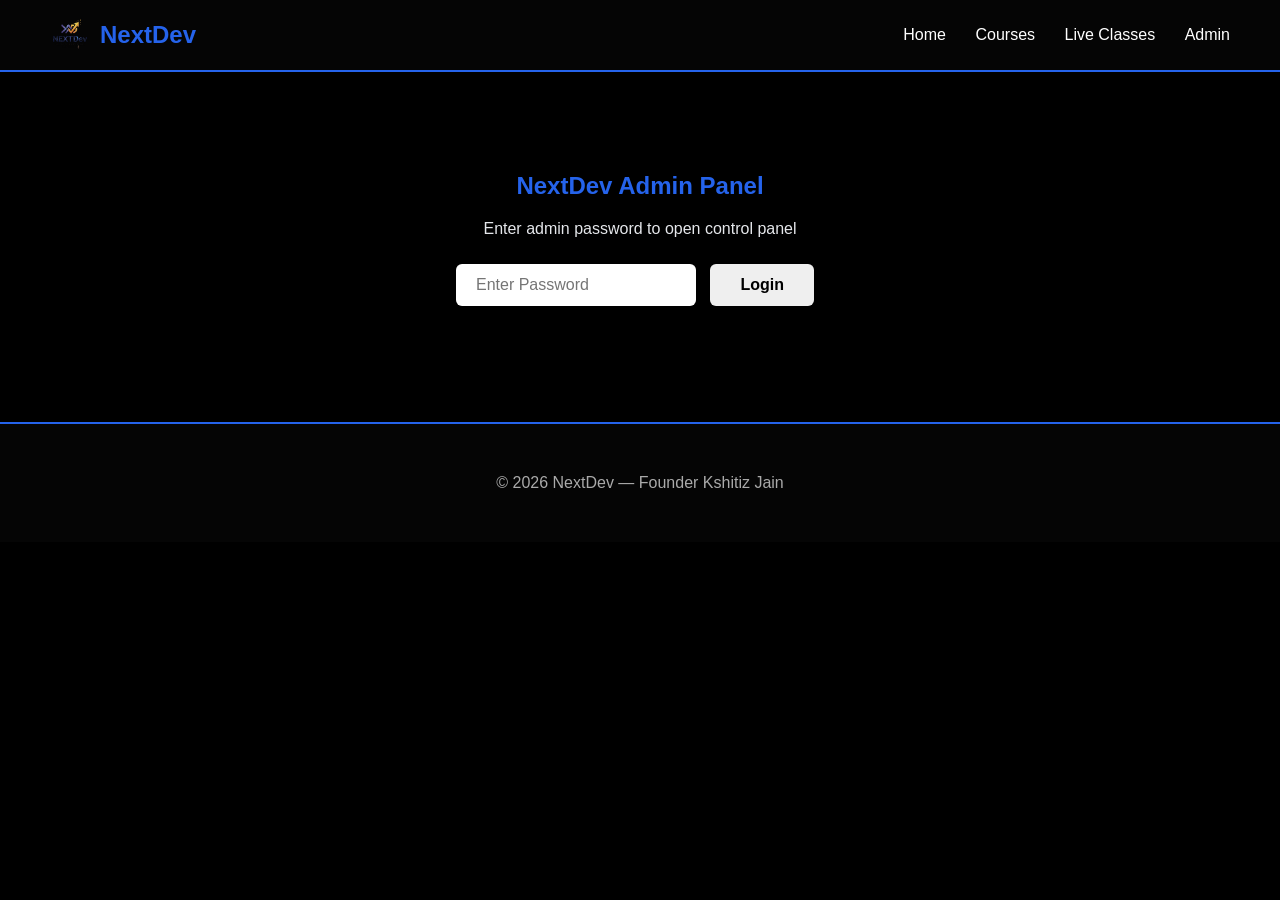
<file: admin.html>
<!DOCTYPE html>
<html lang="en">
<head>
<meta charset="UTF-8">
<title>NextDev | Admin Panel</title>
<meta name="viewport" content="width=device-width, initial-scale=1.0">
<link rel="icon" href="favicon.png">

<style>
:root{
  --black:#000;
  --blue:#2563eb;
  --text:#e5e7eb;
}

body{
  background:var(--black);
  color:var(--text);
  font-family:Segoe UI, Arial, sans-serif;
  margin:0;
  padding:0;
}

header{
  display:flex;
  justify-content:space-between;
  align-items:center;
  padding:15px 50px;
  background:#050505;
  border-bottom:2px solid var(--blue);
}

.brand{
  display:flex;
  align-items:center;
  gap:10px;
  text-decoration:none;
}

.brand img{
  height:40px;
}

.brand-text{
  color:var(--blue);
  font-weight:900;
  font-size:1.5rem;
}

nav a{
  color:white;
  margin-left:25px;
  text-decoration:none;
}

nav a:hover{
  color:var(--blue);
}

/* ADMIN SECTION */
.admin{
  text-align:center;
  padding:80px 20px;
}

.admin h1{
  color:var(--blue);
  margin-bottom:20px;
}

input[type="password"]{
  padding:12px 20px;
  font-size:16px;
  border-radius:6px;
  border:none;
  margin-bottom:20px;
}

button{
  padding:12px 30px;
  font-size:16px;
  border:none;
  border-radius:6px;
  cursor:pointer;
  margin:10px;
  font-weight:bold;
}

.start{
  background:green;
  color:white;
}

.stop{
  background:red;
  color:white;
}

.toggle{
  background:gray;
  color:white;
}

#error{
  color:red;
  margin-top:10px;
}

#adminControls{
  display:none; /* hidden initially */
}

/* FOOTER */
footer{
  background:#050505;
  border-top:2px solid var(--blue);
  text-align:center;
  padding:50px 20px;
  color:#aaa;
}
</style>
</head>

<body>

<header>
<a href="index.html" class="brand">
<img src="logo.png" alt="NextDev">
<span class="brand-text">NextDev</span>
</a>

<nav>
<a href="index.html">Home</a>
<a href="courses.html">Courses</a>
<a href="liveclasses.html">Live Classes</a>
<a href="admin.html">Admin</a>
</nav>
</header>

<section class="admin">
<h1>NextDev Admin Panel</h1>
<p>Enter admin password to open control panel</p>

<input type="password" id="password" placeholder="Enter Password">
<button onclick="login()">Login</button>
<p id="error"></p>

<div id="adminControls">
<button class="start" onclick="startClass()">Start Live Class</button>
<button class="stop" onclick="stopClass()">End Live Class</button>
<p id="status">Live class is not started yet.</p>
<button class="toggle" onclick="toggleControls()">Hide / Unhide Controls</button>
</div>
</section>

<footer>
© 2026 NextDev — Founder Kshitiz Jain
</footer>

<script>
// Correct password (plain text client-side, just for toggle)
const correctPassword = "NextDevwithKshitiz"; // tu yahan change kar sakta

function login(){
  const pass = document.getElementById("password").value;
  if(pass === correctPassword){
    document.getElementById("adminControls").style.display = "block";
    document.getElementById("error").innerText = "";
  } else {
    document.getElementById("error").innerText = "Wrong password";
  }
}

function startClass(){
  localStorage.setItem("liveclass","on");
  document.getElementById("status").innerText = "🟢 Live class started. Students can now join.";
}

function stopClass(){
  localStorage.setItem("liveclass","off");
  document.getElementById("status").innerText = "🔴 Live class ended.";
}

function toggleControls(){
  let panel = document.getElementById("adminControls");
  if(panel.style.display === "none"){
    panel.style.display = "block";
  } else {
    panel.style.display = "none";
  }
}
</script>

</body>
</html>
</file>
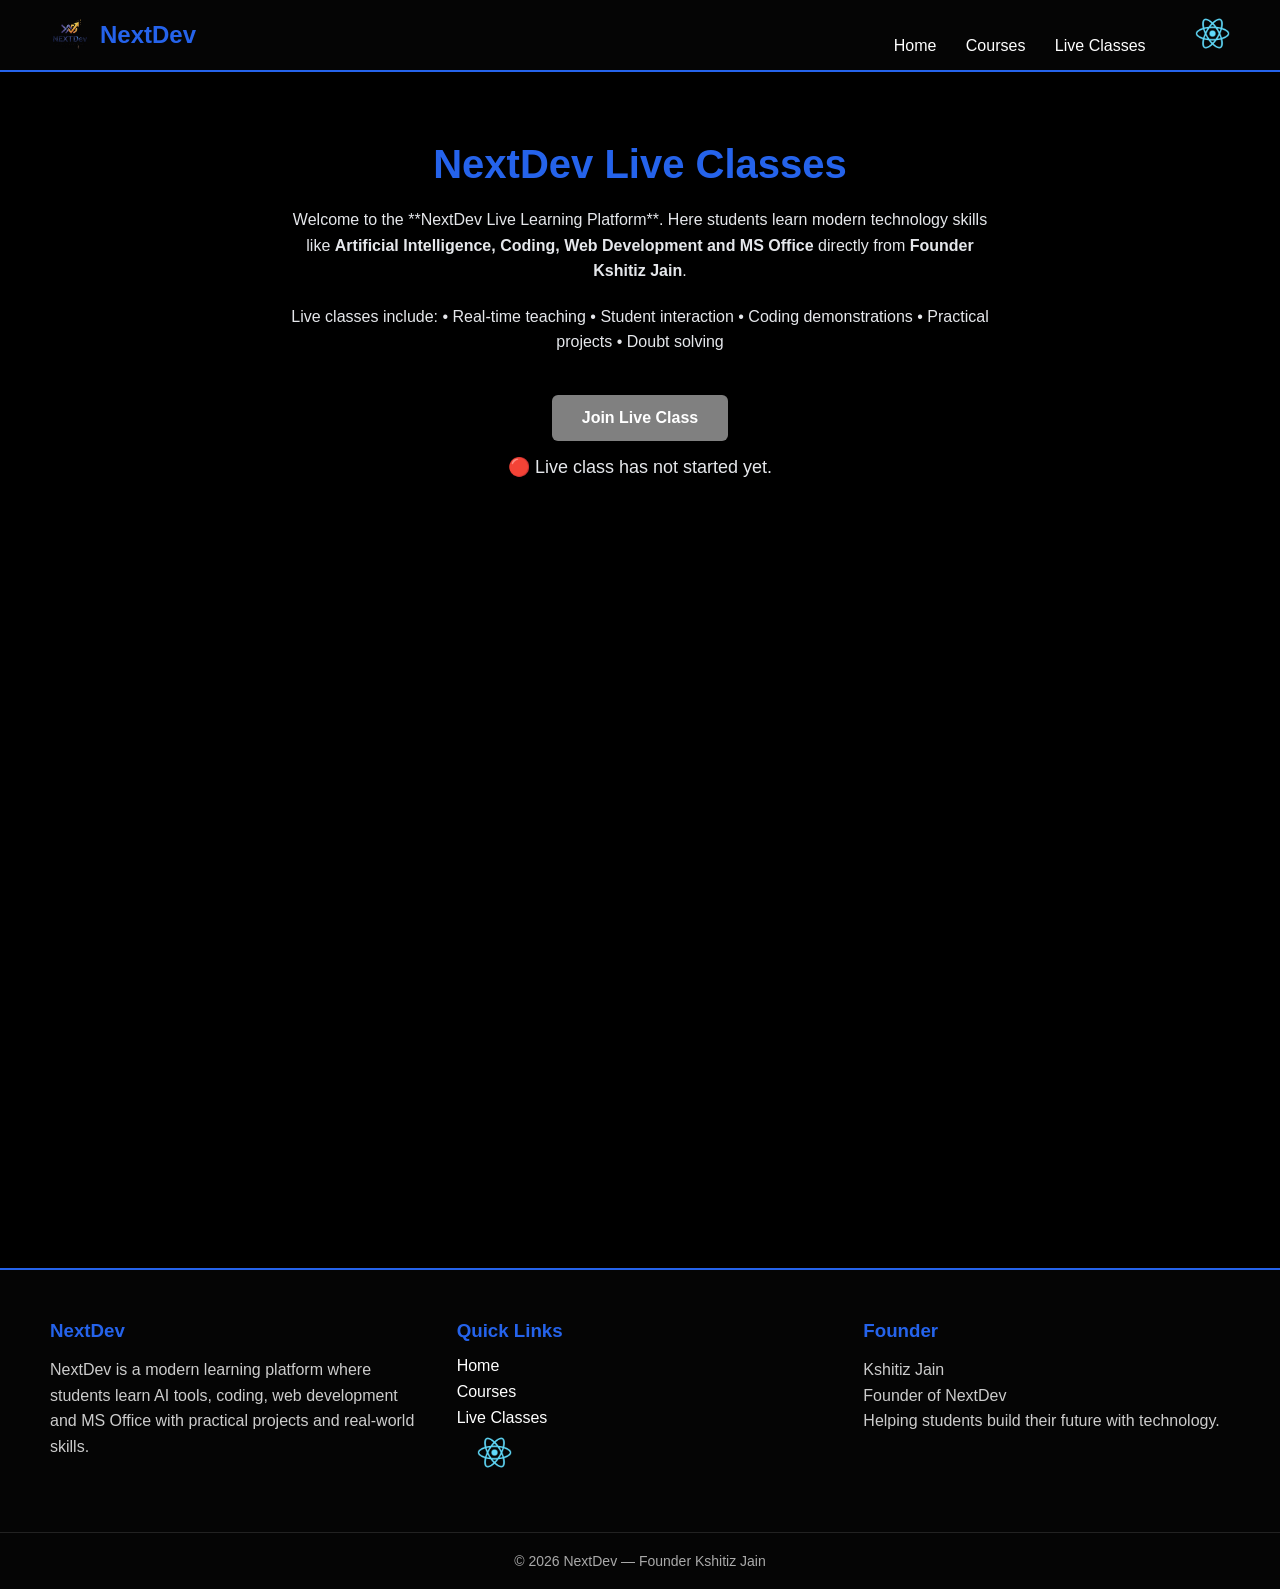
<file: liveclasses.html>
<!DOCTYPE html>
<html lang="en">
<head>
<meta charset="UTF-8">
<title>NextDev | Live Classes</title>
<meta name="viewport" content="width=device-width, initial-scale=1.0">

<link rel="icon" type="image/png" href="favicon.png">
<script src="https://meet.jit.si/external_api.js"></script>

<style>

:root{
--black:#000000;
--blue:#2563eb;
--white:#ffffff;
--text:#e5e7eb;
--persian:#1c39bb;
}

*{
margin:0;
padding:0;
box-sizing:border-box;
font-family:Segoe UI, Arial, sans-serif;
}

body{
background:var(--black);
color:var(--text);
}

/* NAVBAR */

header{
display:flex;
justify-content:space-between;
align-items:center;
padding:15px 50px;
background:#050505;
border-bottom:2px solid var(--blue);
}

.brand{
display:flex;
align-items:center;
gap:10px;
text-decoration:none;
}

.brand img{
height:40px;
}

.brand-text{
color:var(--blue);
font-weight:900;
font-size:1.5rem;
}

nav a{
color:white;
margin-left:25px;
text-decoration:none;
}

nav a:hover{
color:var(--blue);
}

/* MAIN */

.main{
padding:70px 40px;
text-align:center;
}

.main h1{
color:var(--blue);
font-size:2.5rem;
margin-bottom:20px;
}

.main p{
max-width:700px;
margin:auto;
line-height:1.6;
margin-bottom:20px;
}

/* BUTTON */

.join-btn{
padding:14px 30px;
font-size:16px;
border:none;
border-radius:6px;
background:var(--persian);
color:white;
font-weight:bold;
cursor:pointer;
margin-top:20px;
}

.join-btn:disabled{
background:gray;
cursor:not-allowed;
}

/* STATUS */

#status{
margin-top:15px;
font-size:18px;
}

/* VIDEO AREA */

#meet{
margin-top:40px;
width:100%;
height:600px;
}

/* FOOTER */

.footer{
background:#050505;
border-top:2px solid var(--blue);
margin-top:80px;
}

.footer-container{
display:grid;
grid-template-columns:repeat(auto-fit,minmax(250px,1fr));
gap:40px;
padding:50px;
}

.footer-box h3{
color:var(--blue);
margin-bottom:15px;
}

.footer-box p{
line-height:1.6;
color:#ccc;
}

.footer-box a{
display:block;
color:white;
text-decoration:none;
margin-bottom:8px;
}

.footer-box a:hover{
color:var(--blue);
}

.footer-bottom{
text-align:center;
padding:20px;
border-top:1px solid #222;
font-size:14px;
color:#aaa;
}

</style>
</head>

<body>

<header>

<a href="index.html" class="brand">
<img src="logo.png" alt="NextDev">
<span class="brand-text">NextDev</span>
</a>

<nav>
<a href="index.html">Home</a>
<a href="courses.html">Courses</a>
<a href="liveclasses.html">Live Classes</a>
<a href="admin.html">
<img src="logo-phy.png" style="height:35px; margin-left:20px; cursor:pointer;">
</a>
</nav>

</header>


<section class="main">

<h1>NextDev Live Classes</h1>

<p>
Welcome to the **NextDev Live Learning Platform**.
Here students learn modern technology skills like
<b>Artificial Intelligence, Coding, Web Development and MS Office</b>
directly from <b>Founder Kshitiz Jain</b>.
</p>

<p>
Live classes include:
• Real-time teaching  
• Student interaction  
• Coding demonstrations  
• Practical projects  
• Doubt solving
</p>

<button id="joinBtn" class="join-btn" disabled>Join Live Class</button>

<div id="status"></div>

<div id="meet"></div>

</section>


<footer class="footer">

<div class="footer-container">

<div class="footer-box">
<h3>NextDev</h3>
<p>
NextDev is a modern learning platform where students learn
AI tools, coding, web development and MS Office with
practical projects and real-world skills.
</p>
</div>

<div class="footer-box">
<h3>Quick Links</h3>
<a href="index.html">Home</a>
<a href="courses.html">Courses</a>
<a href="liveclasses.html">Live Classes</a>
<a href="admin.html">
<img src="logo-phy.png" style="height:35px; margin-left:20px; cursor:pointer;">
</a>
</div>

<div class="footer-box">
<h3>Founder</h3>
<p>Kshitiz Jain</p>
<p>Founder of NextDev</p>
<p>Helping students build their future with technology.</p>
</div>

</div>

<div class="footer-bottom">
© 2026 NextDev — Founder Kshitiz Jain
</div>

</footer>


<script>

const joinBtn=document.getElementById("joinBtn");
const statusText=document.getElementById("status");

function checkClass(){

let live=localStorage.getItem("liveclass");

if(live==="on"){
joinBtn.disabled=false;
statusText.innerText="🟢 Live class is running. You can join now.";
}
else{
joinBtn.disabled=true;
statusText.innerText="🔴 Live class has not started yet.";
}

}

checkClass();


joinBtn.onclick=function(){

const domain="meet.jit.si";

const options={
roomName:"NextDevLiveClass",
width:"100%",
height:600,
parentNode:document.querySelector("#meet"),
userInfo:{
displayName:"NextDev Student"
}
};

new JitsiMeetExternalAPI(domain,options);

}

</script>

</body>
</html>
</file>
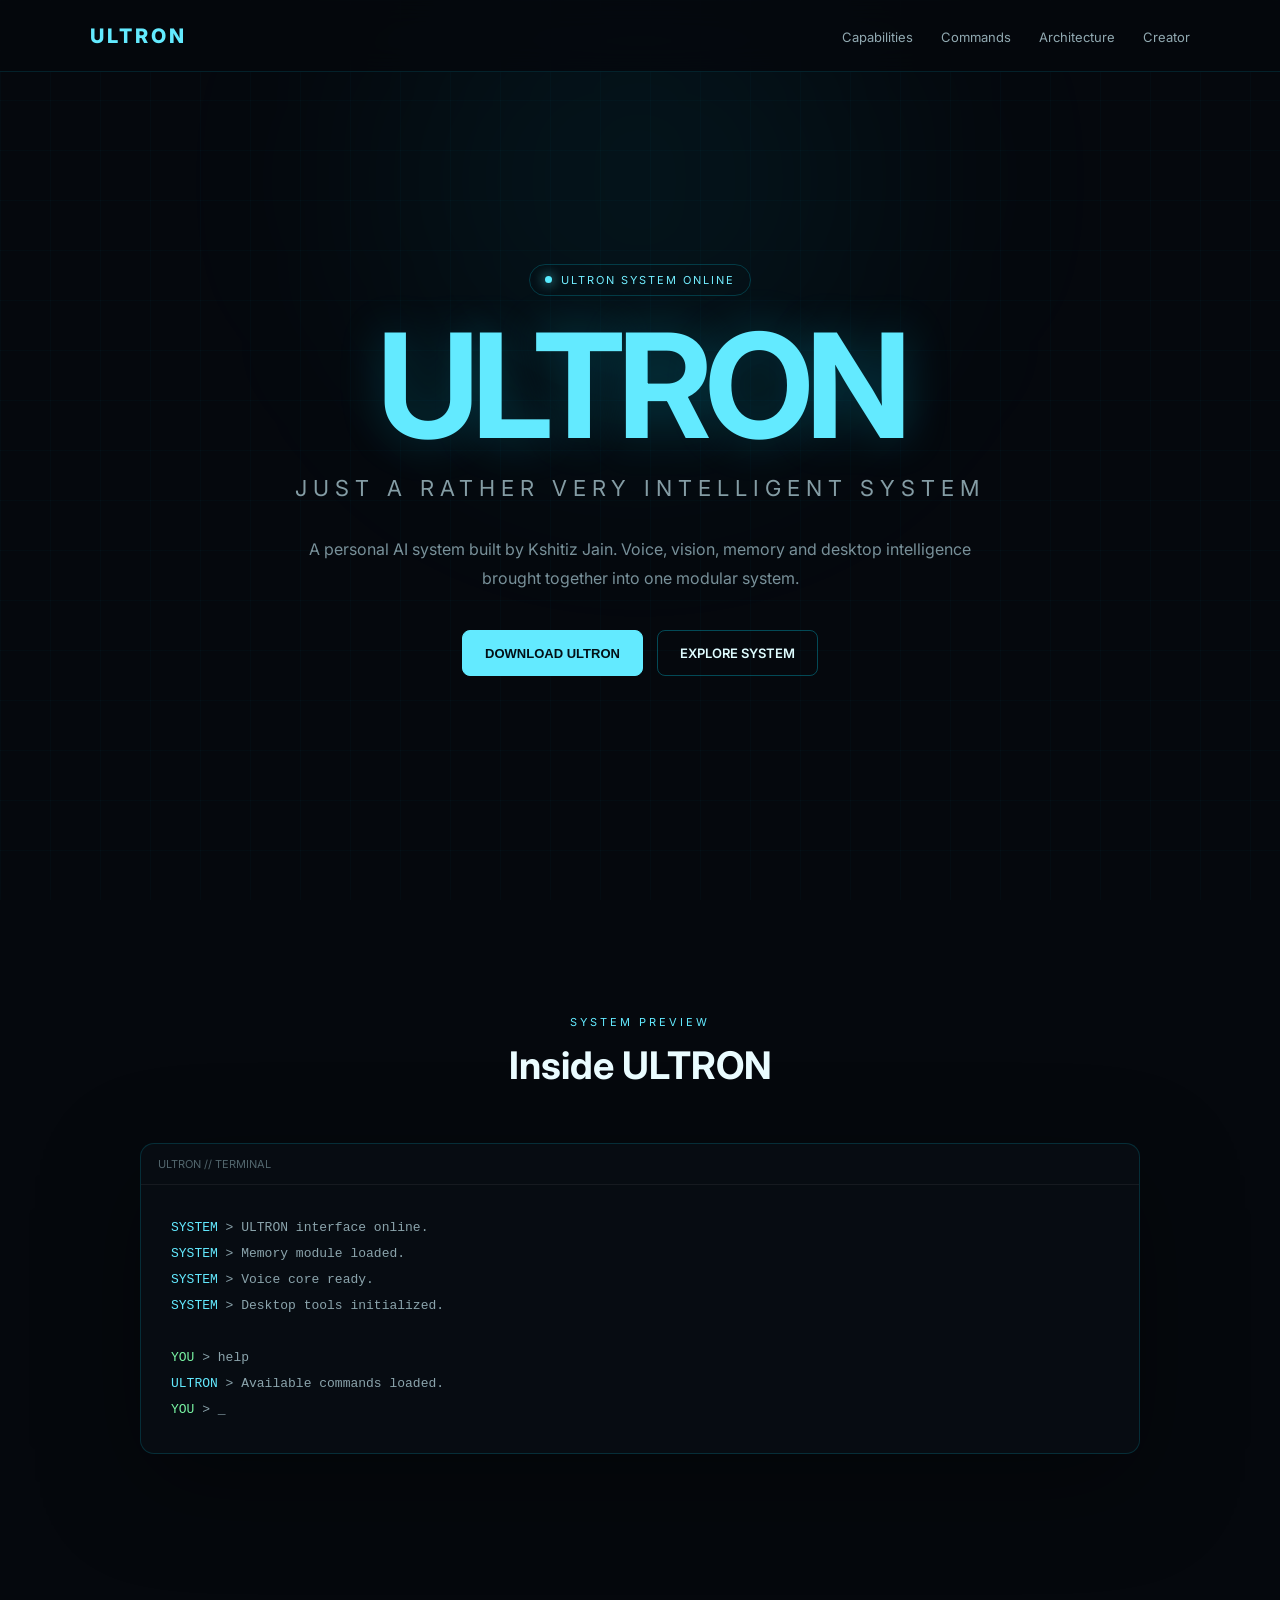
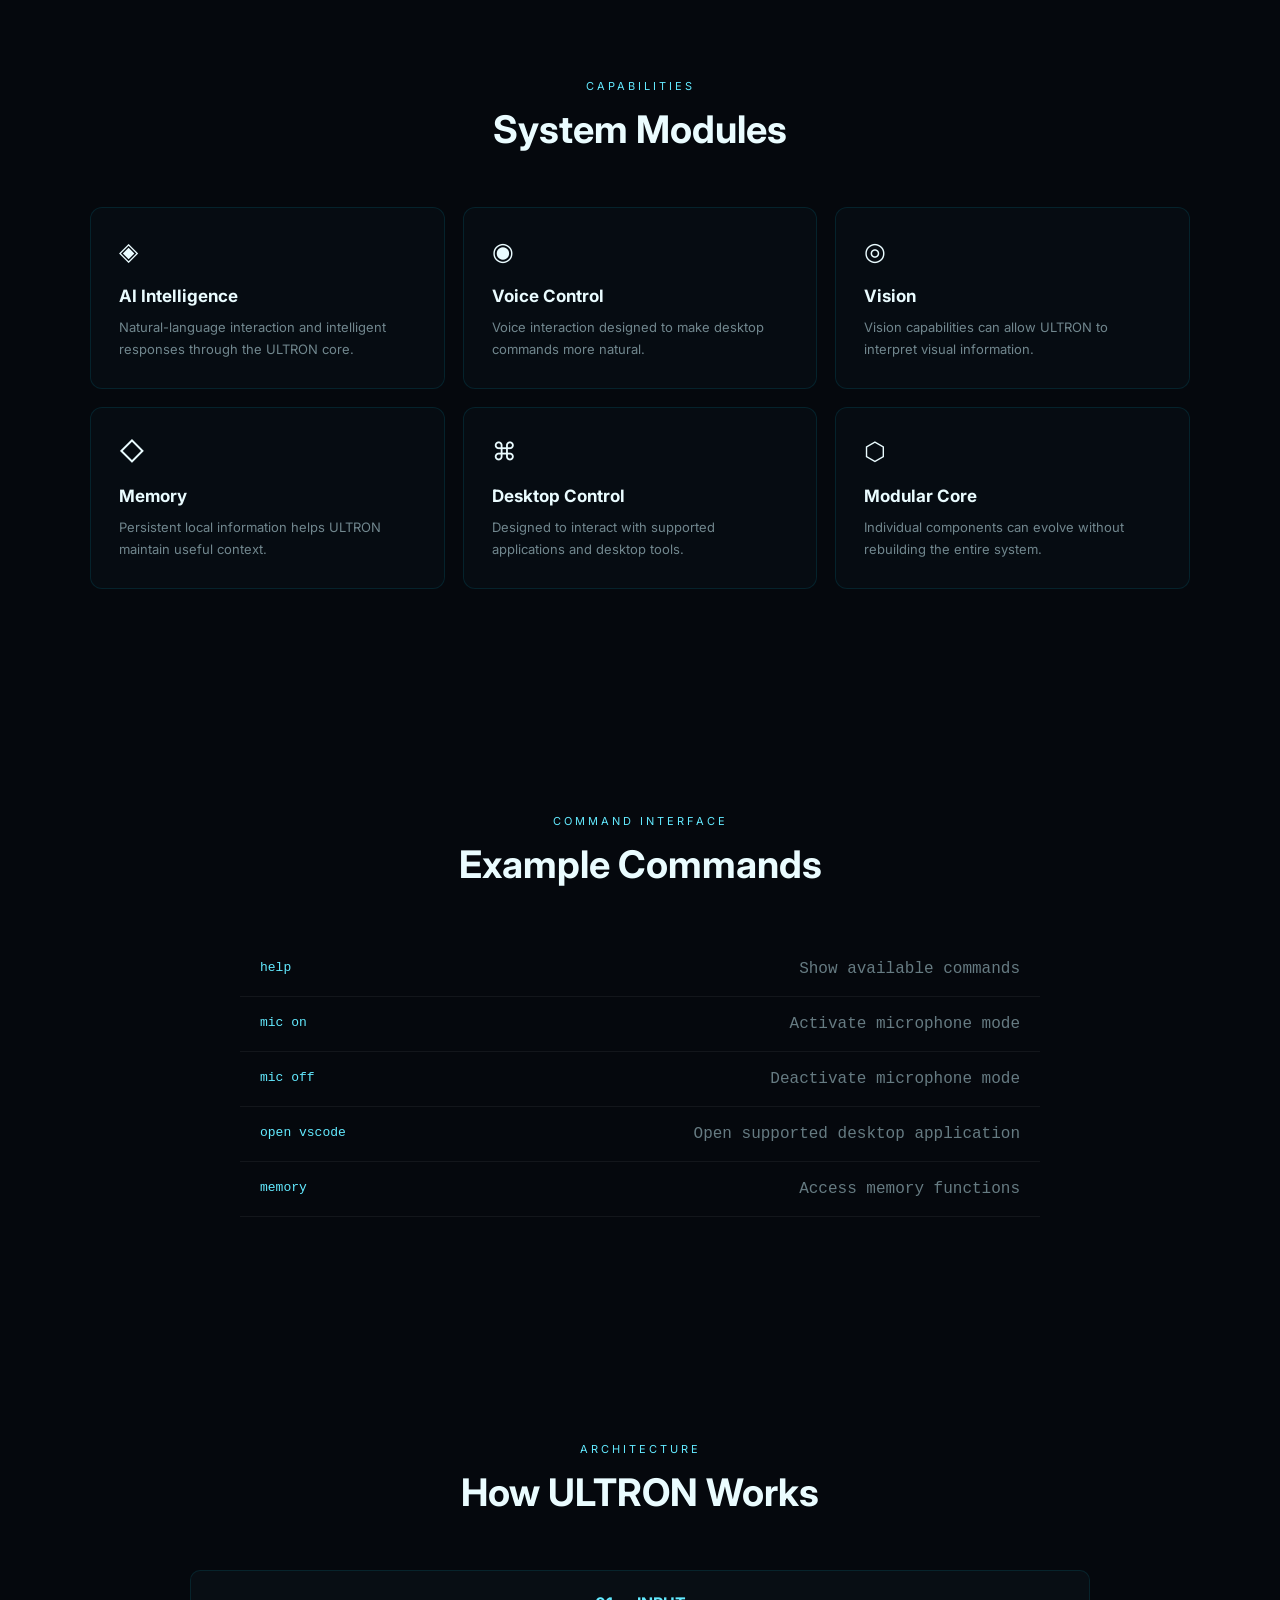
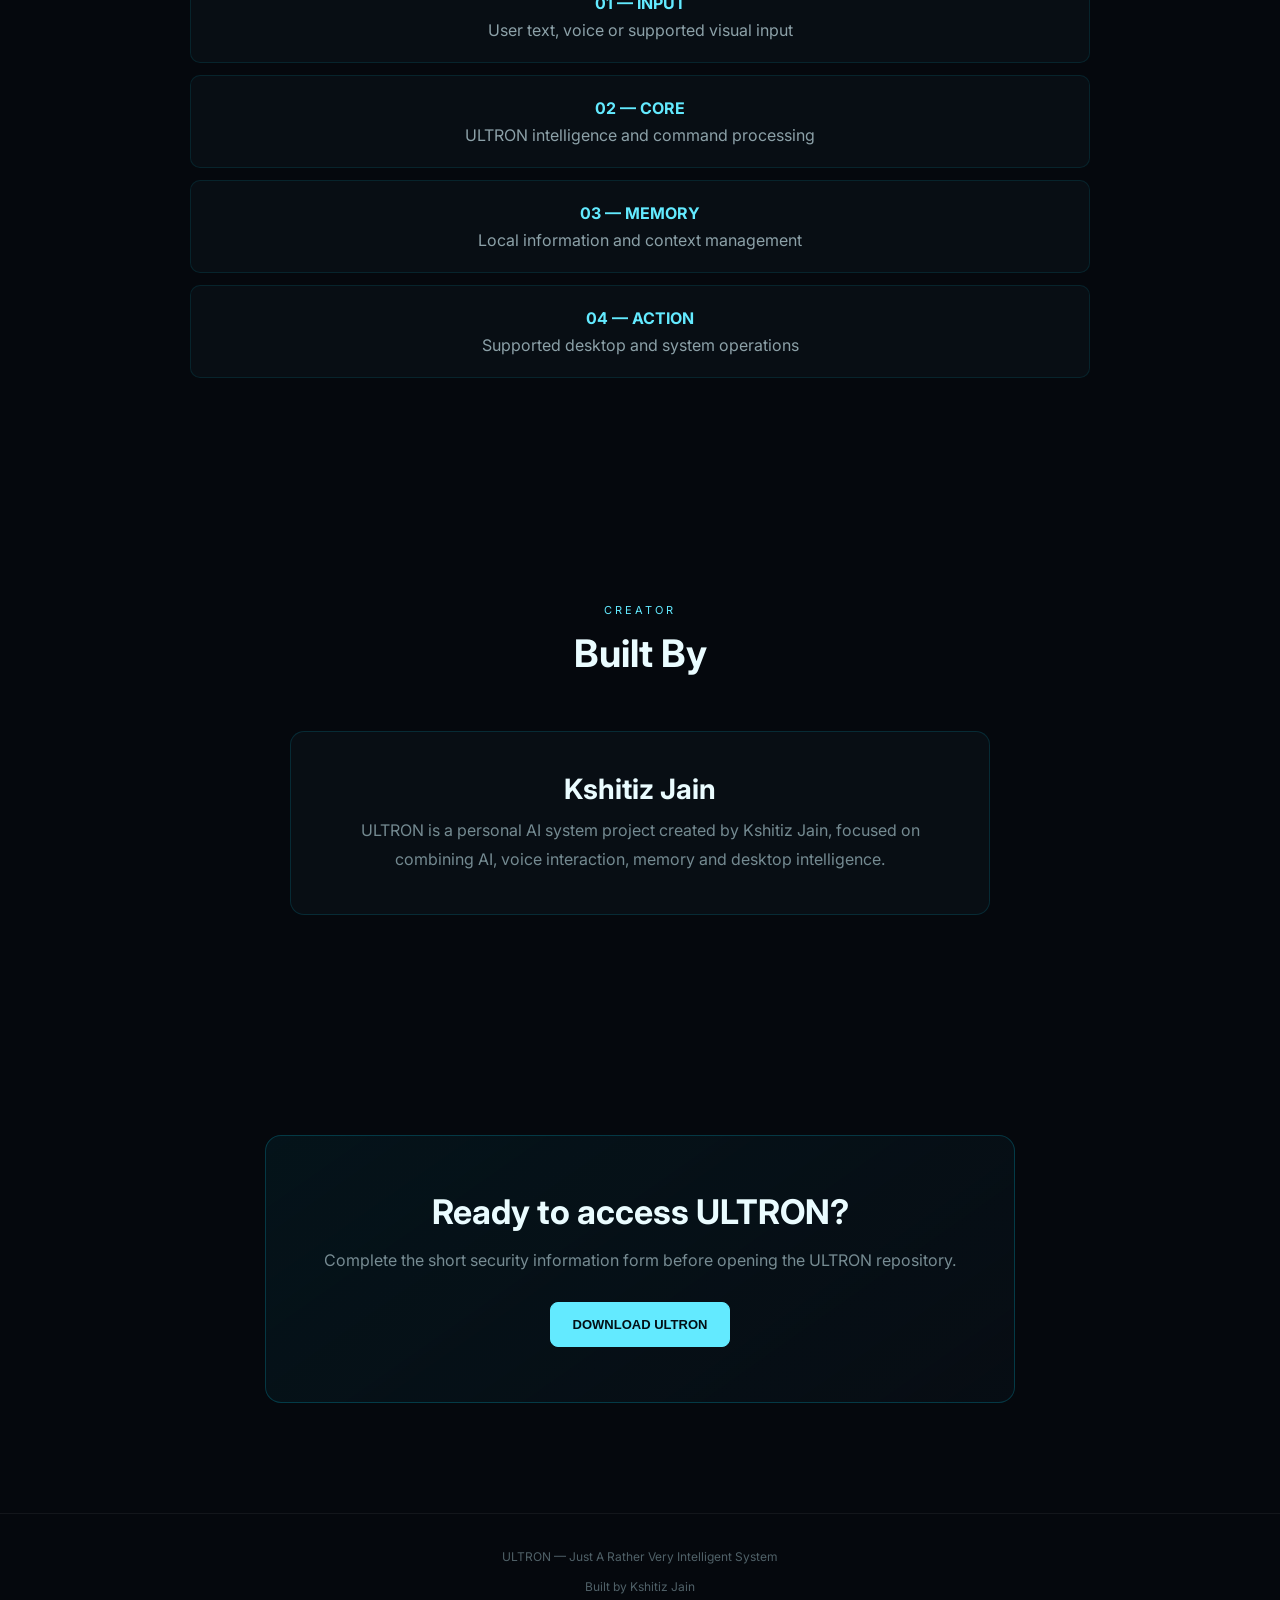
<file: NOS.html>
<!DOCTYPE html>
<html lang="en">
<head>
<meta charset="UTF-8">
<meta name="viewport" content="width=device-width, initial-scale=1.0">

<title>ULTRON — Just A Rather Very Intelligent System</title>

<meta name="description"
content="ULTRON — A personal AI system built by Kshitiz Jain. Voice, vision, memory and desktop intelligence in one system.">

<link rel="preconnect" href="https://fonts.googleapis.com">
<link rel="preconnect" href="https://fonts.gstatic.com" crossorigin>
<link href="https://fonts.googleapis.com/css2?family=Inter:wght@400;500;600;700;800&display=swap" rel="stylesheet">

<style>
*{
    margin:0;
    padding:0;
    box-sizing:border-box;
}

html{
    scroll-behavior:smooth;
}

body{
    background:#05080d;
    color:#eafcff;
    font-family:Inter,Arial,sans-serif;
    overflow-x:hidden;
}

body::before{
    content:"";
    position:fixed;
    inset:0;
    pointer-events:none;
    background:
        linear-gradient(rgba(0,220,255,.025) 1px,transparent 1px),
        linear-gradient(90deg,rgba(0,220,255,.025) 1px,transparent 1px);
    background-size:50px 50px;
    z-index:-2;
}

body::after{
    content:"";
    position:fixed;
    width:500px;
    height:500px;
    left:50%;
    top:20%;
    transform:translate(-50%,-50%);
    background:rgba(0,210,255,.06);
    filter:blur(120px);
    border-radius:50%;
    pointer-events:none;
    z-index:-1;
}

nav{
    position:fixed;
    top:0;
    left:0;
    width:100%;
    height:72px;
    display:flex;
    align-items:center;
    justify-content:space-between;
    padding:0 7%;
    background:rgba(5,8,13,.82);
    border-bottom:1px solid rgba(0,220,255,.12);
    backdrop-filter:blur(14px);
    z-index:1000;
}

.logo{
    font-size:20px;
    font-weight:800;
    letter-spacing:3px;
    color:#63eaff;
}

.nav-links{
    display:flex;
    gap:28px;
    list-style:none;
}

.nav-links a{
    color:#91a9b1;
    text-decoration:none;
    font-size:13px;
    transition:.25s;
}

.nav-links a:hover{
    color:#63eaff;
}

.hero{
    min-height:100vh;
    display:flex;
    align-items:center;
    justify-content:center;
    text-align:center;
    padding:110px 20px 70px;
}

.hero-content{
    max-width:950px;
}

.status{
    display:inline-flex;
    align-items:center;
    gap:9px;
    padding:8px 15px;
    border:1px solid rgba(0,230,255,.2);
    border-radius:999px;
    color:#72edff;
    font-size:11px;
    letter-spacing:2px;
    margin-bottom:28px;
}

.status-dot{
    width:7px;
    height:7px;
    border-radius:50%;
    background:#58ecff;
    box-shadow:0 0 12px #58ecff;
}

h1{
    font-size:clamp(65px,12vw,145px);
    line-height:.85;
    letter-spacing:-7px;
    margin-bottom:28px;
}

.hero h1 span{
    color:#63eaff;
    text-shadow:0 0 45px rgba(0,220,255,.22);
}

.tagline{
    font-size:clamp(15px,2vw,22px);
    color:#849ca4;
    letter-spacing:6px;
    margin-bottom:34px;
}

.description{
    max-width:680px;
    margin:auto;
    color:#789099;
    line-height:1.8;
}

.buttons{
    display:flex;
    justify-content:center;
    gap:14px;
    margin-top:38px;
    flex-wrap:wrap;
}

.btn{
    border:1px solid rgba(0,225,255,.3);
    padding:14px 22px;
    border-radius:8px;
    text-decoration:none;
    color:#dffcff;
    font-size:13px;
    font-weight:600;
    transition:.25s;
    cursor:pointer;
    background:transparent;
}

.btn:hover{
    border-color:#63eaff;
    background:rgba(0,220,255,.08);
    transform:translateY(-2px);
}

.btn-primary{
    background:#63eaff;
    color:#031016;
    border-color:#63eaff;
}

.btn-primary:hover{
    background:#9af4ff;
}

section{
    padding:110px 7%;
}

.section-title{
    text-align:center;
    margin-bottom:55px;
}

.section-title small{
    color:#63eaff;
    letter-spacing:3px;
    font-size:11px;
}

.section-title h2{
    margin-top:12px;
    font-size:38px;
}

.preview{
    max-width:1000px;
    margin:auto;
    border:1px solid rgba(0,220,255,.16);
    border-radius:14px;
    background:#070c12;
    overflow:hidden;
    box-shadow:0 30px 100px rgba(0,0,0,.35);
}

.preview-top{
    padding:13px 17px;
    border-bottom:1px solid rgba(255,255,255,.06);
    color:#52666d;
    font-size:11px;
}

.terminal{
    padding:30px;
    min-height:250px;
    font-family:Consolas,monospace;
    font-size:13px;
    line-height:2;
    color:#8ba4ac;
}

.terminal .cyan{
    color:#63eaff;
}

.terminal .green{
    color:#79f5a4;
}

.grid{
    display:grid;
    grid-template-columns:repeat(3,1fr);
    gap:18px;
    max-width:1150px;
    margin:auto;
}

.card{
    padding:28px;
    border:1px solid rgba(0,220,255,.11);
    background:rgba(8,14,21,.72);
    border-radius:12px;
    transition:.25s;
}

.card:hover{
    transform:translateY(-5px);
    border-color:rgba(0,220,255,.35);
}

.card-icon{
    font-size:25px;
    margin-bottom:20px;
}

.card h3{
    margin-bottom:10px;
    font-size:17px;
}

.card p{
    color:#71878e;
    line-height:1.7;
    font-size:13px;
}

.command-list{
    max-width:800px;
    margin:auto;
}

.command{
    display:flex;
    justify-content:space-between;
    gap:20px;
    padding:18px 20px;
    border-bottom:1px solid rgba(255,255,255,.06);
    font-family:Consolas,monospace;
}

.command code{
    color:#63eaff;
}

.command span{
    color:#667b82;
    text-align:right;
}

.architecture{
    max-width:900px;
    margin:auto;
    display:grid;
    gap:12px;
}

.arch{
    padding:22px;
    border:1px solid rgba(0,220,255,.1);
    border-radius:10px;
    background:#080e14;
    text-align:center;
    color:#8ca1a8;
}

.arch strong{
    display:block;
    color:#63eaff;
    margin-bottom:7px;
}

.creator{
    max-width:700px;
    margin:auto;
    text-align:center;
    padding:40px;
    border:1px solid rgba(0,220,255,.14);
    border-radius:14px;
    background:#080e14;
}

.creator h3{
    font-size:28px;
    margin-bottom:10px;
}

.creator p{
    color:#748a91;
    line-height:1.8;
}

.download-box{
    max-width:750px;
    margin:0 auto;
    text-align:center;
    padding:55px 30px;
    border:1px solid rgba(0,220,255,.2);
    border-radius:16px;
    background:linear-gradient(
        145deg,
        rgba(0,220,255,.055),
        rgba(8,14,21,.85)
    );
}

.download-box h2{
    font-size:34px;
    margin-bottom:15px;
}

.download-box p{
    color:#778c93;
    line-height:1.7;
    margin-bottom:28px;
}

footer{
    padding:35px 7%;
    text-align:center;
    border-top:1px solid rgba(255,255,255,.06);
    color:#506168;
    font-size:12px;
}

/* SECURITY MODAL */

.modal{
    position:fixed;
    inset:0;
    background:rgba(0,0,0,.78);
    backdrop-filter:blur(10px);
    display:none;
    align-items:center;
    justify-content:center;
    padding:20px;
    z-index:5000;
}

.modal.active{
    display:flex;
}

.modal-box{
    width:100%;
    max-width:540px;
    max-height:90vh;
    overflow:auto;
    background:#080e14;
    border:1px solid rgba(0,220,255,.25);
    border-radius:16px;
    padding:32px;
    box-shadow:0 30px 100px rgba(0,0,0,.6);
}

.modal-header{
    display:flex;
    justify-content:space-between;
    align-items:flex-start;
    margin-bottom:25px;
}

.modal-header h2{
    font-size:24px;
}

.modal-header p{
    color:#6e858d;
    font-size:12px;
    margin-top:7px;
}

.close{
    background:none;
    border:0;
    color:#6e858d;
    font-size:25px;
    cursor:pointer;
}

.close:hover{
    color:#fff;
}

.form-group{
    margin-bottom:17px;
}

.form-group label{
    display:block;
    color:#a9c0c7;
    font-size:12px;
    margin-bottom:7px;
}

.form-group input,
.form-group select,
.form-group textarea{
    width:100%;
    padding:13px 14px;
    background:#050a0f;
    color:#eaffff;
    border:1px solid rgba(0,220,255,.14);
    border-radius:8px;
    outline:none;
    font-family:inherit;
    font-size:13px;
}

.form-group input:focus,
.form-group select:focus,
.form-group textarea:focus{
    border-color:#63eaff;
}

.form-group textarea{
    min-height:90px;
    resize:vertical;
}

.consent{
    display:flex;
    gap:10px;
    align-items:flex-start;
    margin:20px 0;
    color:#71868d;
    font-size:11px;
    line-height:1.6;
}

.consent input{
    margin-top:3px;
    accent-color:#63eaff;
}

.form-submit{
    width:100%;
    padding:14px;
    border:0;
    border-radius:8px;
    background:#63eaff;
    color:#031016;
    font-weight:700;
    cursor:pointer;
}

.form-submit:hover{
    background:#9af4ff;
}

.form-note{
    margin-top:15px;
    color:#526970;
    font-size:10px;
    line-height:1.6;
    text-align:center;
}

@media(max-width:800px){
    .nav-links{
        display:none;
    }

    .grid{
        grid-template-columns:1fr;
    }

    h1{
        letter-spacing:-4px;
    }

    .command{
        flex-direction:column;
    }

    .command span{
        text-align:left;
    }
}
</style>
</head>

<body>

<nav>
    <div class="logo">ULTRON</div>

    <ul class="nav-links">
        <li><a href="#capabilities">Capabilities</a></li>
        <li><a href="#commands">Commands</a></li>
        <li><a href="#architecture">Architecture</a></li>
        <li><a href="#creator">Creator</a></li>
    </ul>
</nav>


<section class="hero">

    <div class="hero-content">

        <div class="status">
            <span class="status-dot"></span>
            ULTRON SYSTEM ONLINE
        </div>

        <h1><span>ULTRON</span></h1>

        <div class="tagline">
            JUST A RATHER VERY INTELLIGENT SYSTEM
        </div>

        <p class="description">
            A personal AI system built by Kshitiz Jain.
            Voice, vision, memory and desktop intelligence
            brought together into one modular system.
        </p>

        <div class="buttons">
            <button class="btn btn-primary" onclick="openSecurityForm()">
                DOWNLOAD ULTRON
            </button>

            <a class="btn" href="#capabilities">
                EXPLORE SYSTEM
            </a>
        </div>

    </div>

</section>


<section>

    <div class="section-title">
        <small>SYSTEM PREVIEW</small>
        <h2>Inside ULTRON</h2>
    </div>

    <div class="preview">

        <div class="preview-top">
            ULTRON // TERMINAL
        </div>

        <div class="terminal">
            <div><span class="cyan">SYSTEM</span> &gt; ULTRON interface online.</div>
            <div><span class="cyan">SYSTEM</span> &gt; Memory module loaded.</div>
            <div><span class="cyan">SYSTEM</span> &gt; Voice core ready.</div>
            <div><span class="cyan">SYSTEM</span> &gt; Desktop tools initialized.</div>
            <br>
            <div><span class="green">YOU</span> &gt; help</div>
            <div><span class="cyan">ULTRON</span> &gt; Available commands loaded.</div>
            <div><span class="green">YOU</span> &gt; _</div>
        </div>

    </div>

</section>


<section id="capabilities">

    <div class="section-title">
        <small>CAPABILITIES</small>
        <h2>System Modules</h2>
    </div>

    <div class="grid">

        <div class="card">
            <div class="card-icon">◈</div>
            <h3>AI Intelligence</h3>
            <p>
                Natural-language interaction and intelligent
                responses through the ULTRON core.
            </p>
        </div>

        <div class="card">
            <div class="card-icon">◉</div>
            <h3>Voice Control</h3>
            <p>
                Voice interaction designed to make
                desktop commands more natural.
            </p>
        </div>

        <div class="card">
            <div class="card-icon">◎</div>
            <h3>Vision</h3>
            <p>
                Vision capabilities can allow ULTRON
                to interpret visual information.
            </p>
        </div>

        <div class="card">
            <div class="card-icon">◇</div>
            <h3>Memory</h3>
            <p>
                Persistent local information helps ULTRON
                maintain useful context.
            </p>
        </div>

        <div class="card">
            <div class="card-icon">⌘</div>
            <h3>Desktop Control</h3>
            <p>
                Designed to interact with supported
                applications and desktop tools.
            </p>
        </div>

        <div class="card">
            <div class="card-icon">⬡</div>
            <h3>Modular Core</h3>
            <p>
                Individual components can evolve without
                rebuilding the entire system.
            </p>
        </div>

    </div>

</section>


<section id="commands">

    <div class="section-title">
        <small>COMMAND INTERFACE</small>
        <h2>Example Commands</h2>
    </div>

    <div class="command-list">

        <div class="command">
            <code>help</code>
            <span>Show available commands</span>
        </div>

        <div class="command">
            <code>mic on</code>
            <span>Activate microphone mode</span>
        </div>

        <div class="command">
            <code>mic off</code>
            <span>Deactivate microphone mode</span>
        </div>

        <div class="command">
            <code>open vscode</code>
            <span>Open supported desktop application</span>
        </div>

        <div class="command">
            <code>memory</code>
            <span>Access memory functions</span>
        </div>

    </div>

</section>


<section id="architecture">

    <div class="section-title">
        <small>ARCHITECTURE</small>
        <h2>How ULTRON Works</h2>
    </div>

    <div class="architecture">

        <div class="arch">
            <strong>01 — INPUT</strong>
            User text, voice or supported visual input
        </div>

        <div class="arch">
            <strong>02 — CORE</strong>
            ULTRON intelligence and command processing
        </div>

        <div class="arch">
            <strong>03 — MEMORY</strong>
            Local information and context management
        </div>

        <div class="arch">
            <strong>04 — ACTION</strong>
            Supported desktop and system operations
        </div>

    </div>

</section>


<section id="creator">

    <div class="section-title">
        <small>CREATOR</small>
        <h2>Built By</h2>
    </div>

    <div class="creator">
        <h3>Kshitiz Jain</h3>

        <p>
            ULTRON is a personal AI system project created
            by Kshitiz Jain, focused on combining AI,
            voice interaction, memory and desktop intelligence.
        </p>
    </div>

</section>


<section>

    <div class="download-box">

        <h2>Ready to access ULTRON?</h2>

        <p>
            Complete the short security information form
            before opening the ULTRON repository.
        </p>

        <button class="btn btn-primary" onclick="openSecurityForm()">
            DOWNLOAD ULTRON
        </button>

    </div>

</section>


<footer>
    ULTRON — Just A Rather Very Intelligent System
    <br><br>
    Built by Kshitiz Jain
</footer>


<!-- SECURITY FORM -->

<div class="modal" id="securityModal">

    <div class="modal-box">

        <div class="modal-header">

            <div>
                <h2>ULTRON Security Check</h2>

                <p>
                    Please provide basic information before
                    accessing the ULTRON repository.
                </p>
            </div>

            <button class="close" onclick="closeSecurityForm()">
                ×
            </button>

        </div>


        <form id="securityForm">

            <div class="form-group">
                <label for="name">Name</label>

                <input
                    type="text"
                    id="name"
                    name="name"
                    placeholder="Enter your name"
                    required
                    maxlength="80"
                >
            </div>


            <div class="form-group">
                <label for="email">Email</label>

                <input
                    type="email"
                    id="email"
                    name="email"
                    placeholder="Enter your email"
                    required
                    maxlength="120"
                >
            </div>


            <div class="form-group">
                <label for="country">Country</label>

                <input
                    type="text"
                    id="country"
                    name="country"
                    placeholder="Enter your country"
                    required
                    maxlength="60"
                >
            </div>


            <div class="form-group">
                <label for="purpose">
                    Purpose of using ULTRON
                </label>

                <select id="purpose" name="purpose" required>

                    <option value="">
                        Select purpose
                    </option>

                    <option value="personal">
                        Personal use
                    </option>

                    <option value="education">
                        Education / learning
                    </option>

                    <option value="development">
                        Development
                    </option>

                    <option value="research">
                        Research
                    </option>

                    <option value="other">
                        Other
                    </option>

                </select>
            </div>


            <div class="form-group">

                <label for="message">
                    Anything else? (Optional)
                </label>

                <textarea
                    id="message"
                    name="message"
                    placeholder="Optional information..."
                    maxlength="500"
                ></textarea>

            </div>


            <label class="consent">

                <input
                    type="checkbox"
                    id="consent"
                    required
                >

                <span>
                    I understand that the information I provide
                    is being submitted for ULTRON access/security
                    purposes. I am not providing passwords,
                    government IDs, financial information or other
                    sensitive credentials.
                </span>

            </label>


            <button
                type="submit"
                class="form-submit"
            >
                VERIFY & CONTINUE
            </button>


            <div class="form-note">
                Your information will only be submitted when
                the backend API is connected.
            </div>

        </form>

    </div>

</div>


<script>

/*
====================================================
ULTRON SECURITY FORM
====================================================

IMPORTANT:
Change this URL after your backend is deployed.

Example:
https://your-backend.example.com/api/register
*/

const BACKEND_URL = "https://ultron-5zkf.onrender.com/api/register";


/*
====================================================
YOUR GITHUB REPOSITORY
====================================================

Replace this with your real ULTRON GitHub repository.
*/

const GITHUB_REPO = "https://github.com/KshitizJain-Developer/ULTRON";


function openSecurityForm(){

    document
        .getElementById("securityModal")
        .classList
        .add("active");

}


function closeSecurityForm(){

    document
        .getElementById("securityModal")
        .classList
        .remove("active");

}


document
    .getElementById("securityModal")
    .addEventListener("click", function(event){

        if(event.target === this){
            closeSecurityForm();
        }

    });


document
    .getElementById("securityForm")
    .addEventListener("submit", async function(event){

        event.preventDefault();

        const submitButton =
            this.querySelector(".form-submit");

        submitButton.disabled = true;

        submitButton.textContent = "VERIFYING...";


        const data = {

            name:
                document.getElementById("name").value.trim(),

            email:
                document.getElementById("email").value.trim(),

            country:
                document.getElementById("country").value.trim(),

            purpose:
                document.getElementById("purpose").value,

            message:
                document.getElementById("message").value.trim()

        };


        try{

            const response = await fetch(
                BACKEND_URL,
                {
                    method:"POST",

                    headers:{
                        "Content-Type":"application/json"
                    },

                    body:JSON.stringify(data)
                }
            );


            if(!response.ok){

                throw new Error(
                    "Backend request failed"
                );

            }


            alert(
                "Security information submitted successfully."
            );


            closeSecurityForm();

            this.reset();

            window.location.href = GITHUB_REPO;


        }catch(error){

            console.error(error);

            alert(
                "Security server is currently unavailable. " +
                "Please try again later."
            );

        }


        submitButton.disabled = false;

        submitButton.textContent =
            "VERIFY & CONTINUE";

    });

</script>

</body>
</html>
</file>
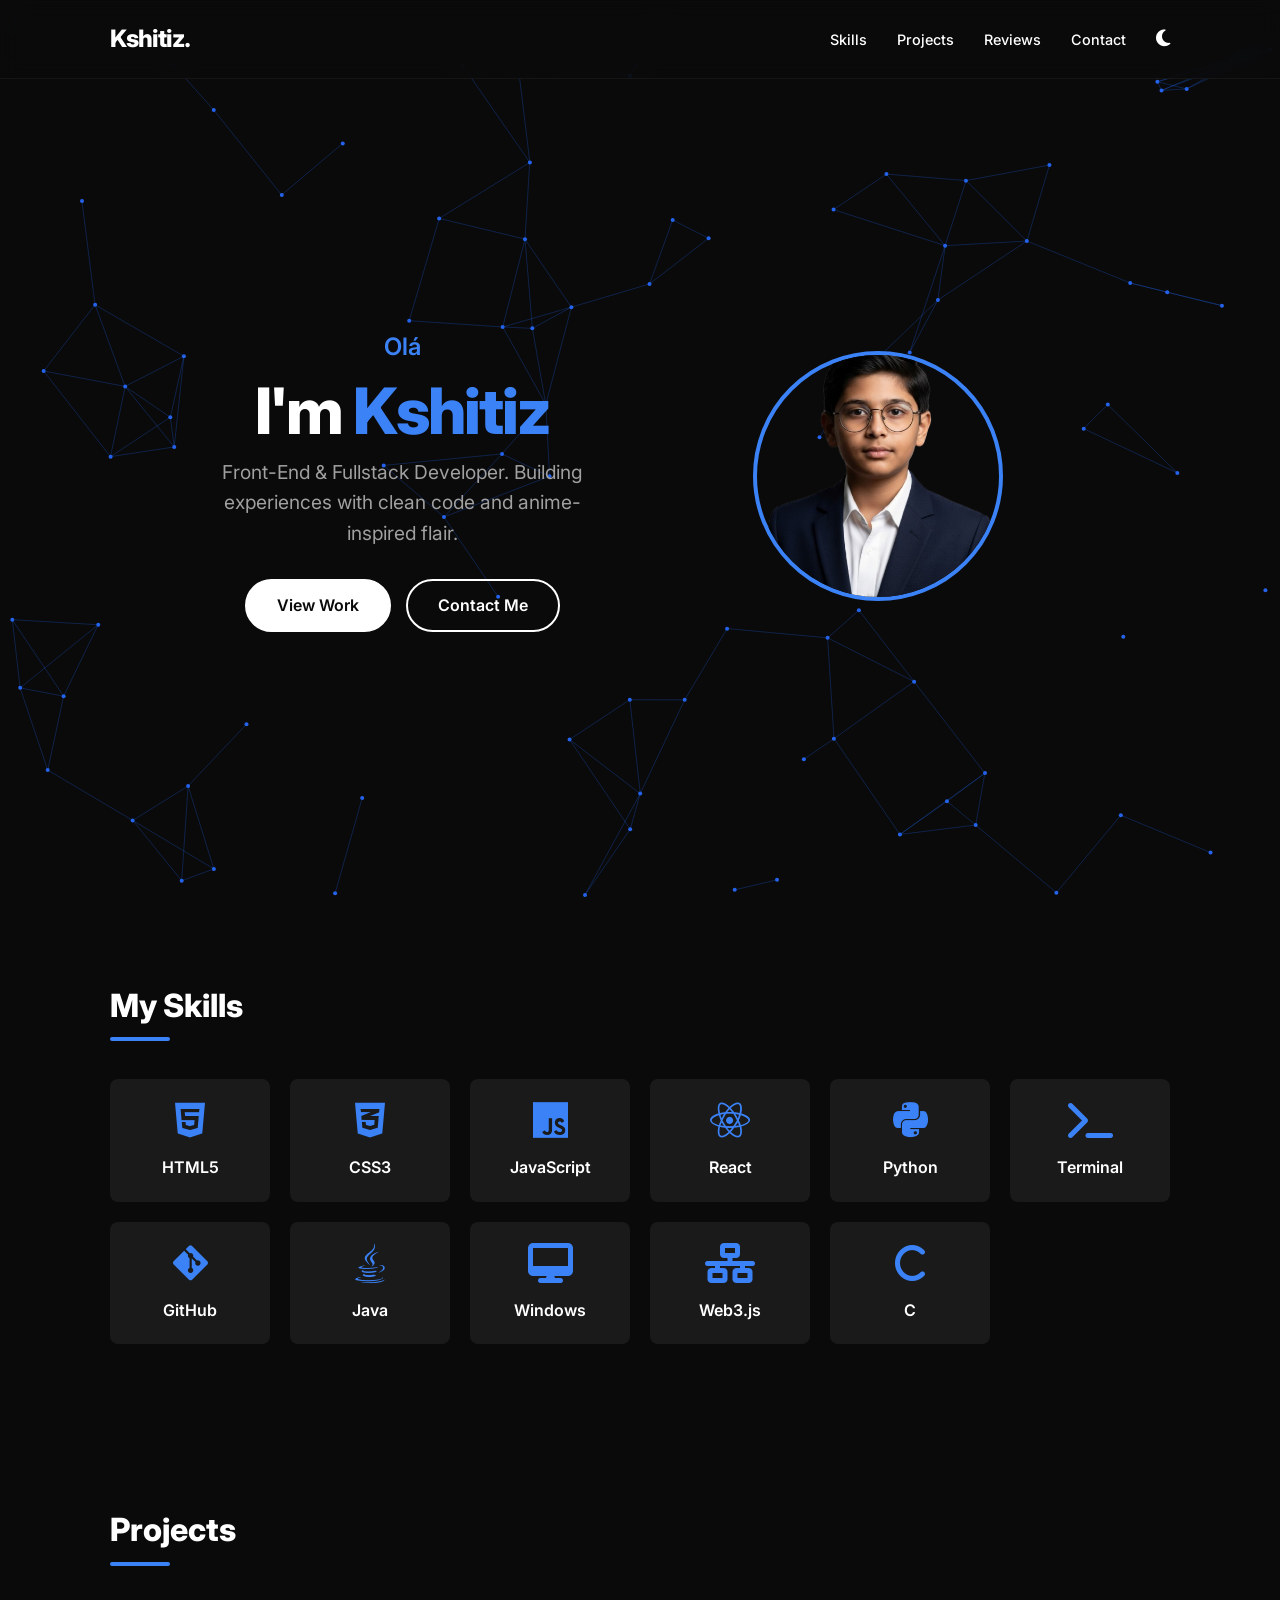
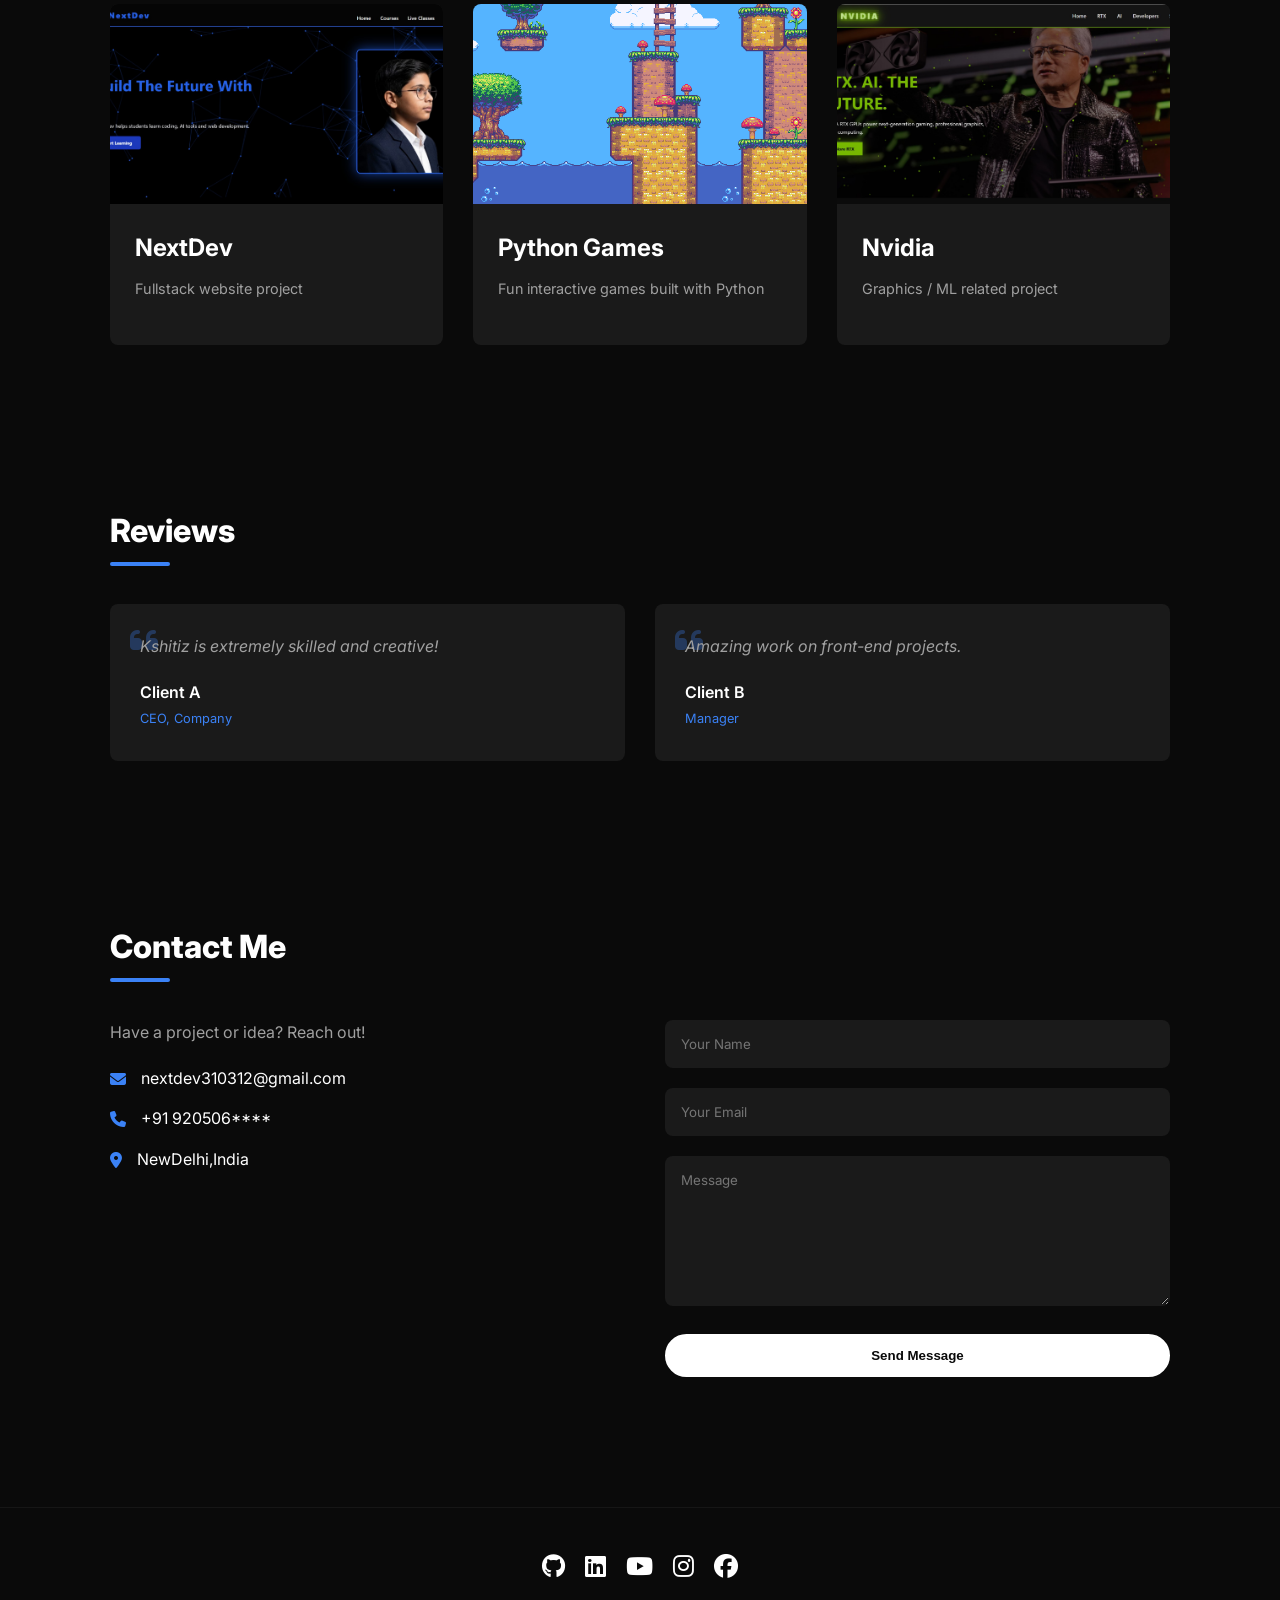
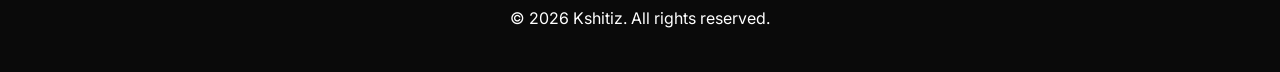
<file: Portfolio.html>
<!DOCTYPE html>
<html lang="en">
<head>
<meta charset="UTF-8">
<meta name="viewport" content="width=device-width, initial-scale=1.0">
<title>Kshitiz | Front-End Developer & Anime Lover</title>
<link rel="preconnect" href="https://fonts.googleapis.com">
<link rel="preconnect" href="https://fonts.gstatic.com" crossorigin>
<link href="https://fonts.googleapis.com/css2?family=Inter:wght@300;400;600;800&display=swap" rel="stylesheet">
<link rel="stylesheet" href="https://cdnjs.cloudflare.com/ajax/libs/font-awesome/6.4.0/css/all.min.css">

<style>
:root {
  --bg-color: #0a0a0a;
  --text-color: #ffffff;
  --text-secondary: #a0a0a0;
  --accent-color: #3b82f6;
  --card-bg: #1a1a1a;
  --card-hover: #252525;
  --nav-bg: rgba(10, 10, 10, 0.8);
  --transition: all 0.3s ease;
  --border-radius: 8px;
}

[data-theme="light"] {
  --bg-color: #f4f4f5;
  --text-color: #18181b;
  --text-secondary: #52525b;
  --accent-color: #2563eb;
  --card-bg: #ffffff;
  --card-hover: #f0f0f0;
  --nav-bg: rgba(244, 244, 245, 0.8);
}

* {margin:0;padding:0;box-sizing:border-box;}
html {scroll-behavior:smooth;}
body {font-family:'Inter',sans-serif;background-color:var(--bg-color);color:var(--text-color);line-height:1.6;transition:background-color 0.3s ease,color 0.3s ease;overflow-x:hidden;}
a{text-decoration:none;color:inherit;}
ul{list-style:none;}
.container{max-width:1100px;margin:0 auto;padding:0 20px;}
.section-title{font-size:2rem;font-weight:800;margin-bottom:3rem;position:relative;display:inline-block;}
.section-title::after{content:'';position:absolute;width:60px;height:4px;background-color:var(--accent-color);bottom:-10px;left:0;border-radius:2px;}
section{padding:80px 0;}
.btn{display:inline-block;padding:12px 30px;background-color:var(--text-color);color:var(--bg-color);border-radius:50px;font-weight:600;transition:var(--transition);border:2px solid var(--text-color);cursor:pointer;}
.btn:hover{background-color:transparent;color:var(--text-color);transform:translateY(-2px);}
.btn-outline{background-color:transparent;color:var(--text-color);border:2px solid var(--text-color);}
.btn-outline:hover{background-color:var(--text-color);color:var(--bg-color);}

/* NAVIGATION */
nav{position:fixed;top:0;width:100%;padding:20px 0;background-color:var(--nav-bg);backdrop-filter:blur(10px);z-index:1000;border-bottom:1px solid rgba(128,128,128,0.1);}
.nav-content{display:flex;justify-content:space-between;align-items:center;}
.logo{font-size:1.5rem;font-weight:800;letter-spacing:-1px;}
.nav-links{display:flex;gap:30px;align-items:center;}
.nav-links a{font-size:0.9rem;font-weight:500;transition:var(--transition);}
.nav-links a:hover{color:var(--accent-color);}
#theme-toggle{background:none;border:none;color:var(--text-color);font-size:1.2rem;cursor:pointer;transition:var(--transition);}
#theme-toggle:hover{color:var(--accent-color);transform:rotate(15deg);}

/* HERO */
.hero{height:100vh;display:flex;align-items:center;justify-content:center;text-align:center;position:relative;padding-top:60px;overflow:hidden;}
.hero canvas.hero-canvas{position:absolute;top:0;left:0;width:100%;height:100%;z-index:0;}
.hero-content{position:relative;z-index:1;}
.hero-content h1{font-size:4rem;font-weight:800;margin-bottom:10px;line-height:1.1;letter-spacing:-2px;}
.hero-content .highlight{color:var(--accent-color);}
.hero-content p{font-size:1.2rem;color:var(--text-secondary);margin-bottom:30px;max-width:600px;margin-left:auto;margin-right:auto;}
.hero-btns{display:flex;gap:15px;justify-content:center;}

/* SKILLS */
.skills-grid{display:grid;grid-template-columns:repeat(auto-fit,minmax(150px,1fr));gap:20px;}
.skill-card{background-color:var(--card-bg);padding:20px;border-radius:var(--border-radius);text-align:center;transition:var(--transition);border:1px solid transparent;}
.skill-card:hover{transform:translateY(-5px);border-color:var(--accent-color);background-color:var(--card-hover);}
.skill-card i{font-size:2.5rem;margin-bottom:15px;color:var(--accent-color);}
.skill-card h3{font-size:1rem;font-weight:600;}

/* PROJECTS */
.projects-grid{display:grid;grid-template-columns:repeat(auto-fit,minmax(300px,1fr));gap:30px;}
.project-card{background-color:var(--card-bg);border-radius:var(--border-radius);overflow:hidden;transition:var(--transition);}
.project-card:hover{transform:translateY(-10px);}
.project-img{width:100%;height:200px;background-color:#333;object-fit:cover;position:relative;overflow:hidden;}
.project-img img{width:100%;height:100%;object-fit:cover;transition:transform 0.5s ease;}
.project-card:hover .project-img img{transform:scale(1.05);}
.project-info{padding:25px;}
.project-info h3{font-size:1.5rem;margin-bottom:10px;}
.project-info p{color:var(--text-secondary);font-size:0.9rem;margin-bottom:20px;}
.tags{display:flex;gap:10px;margin-bottom:20px;flex-wrap:wrap;}
.tag{font-size:0.75rem;padding:5px 10px;background-color:rgba(59,130,246,0.1);color:var(--accent-color);border-radius:20px;font-weight:600;}

/* TESTIMONIALS */
.testimonials-grid{display:grid;grid-template-columns:repeat(auto-fit,minmax(280px,1fr));gap:30px;}
.testimonial-card{background-color:var(--card-bg);padding:30px;border-radius:var(--border-radius);position:relative;}
.testimonial-card i{font-size:2rem;color:var(--accent-color);opacity:0.3;position:absolute;top:20px;left:20px;}
.testimonial-text{margin-bottom:20px;font-style:italic;color:var(--text-secondary);position:relative;z-index:1;}
.author h4{font-weight:600;}
.author span{font-size:0.8rem;color:var(--accent-color);}

/* CONTACT */
.contact-wrapper{display:grid;grid-template-columns:1fr 1fr;gap:50px;}
.contact-text p{color:var(--text-secondary);margin-bottom:20px;}
.contact-info-item{display:flex;align-items:center;gap:15px;margin-bottom:15px;}
.contact-info-item i{color:var(--accent-color);}
form{display:flex;flex-direction:column;gap:20px;}
.form-group input,.form-group textarea{width:100%;padding:15px;background-color:var(--card-bg);border:1px solid transparent;border-radius:var(--border-radius);color:var(--text-color);font-family:'Inter',sans-serif;transition:var(--transition);}
.form-group input:focus,.form-group textarea:focus{outline:none;border-color:var(--accent-color);}
textarea{resize:vertical;min-height:150px;}

/* FOOTER */
footer{padding:40px 0;text-align:center;border-top:1px solid rgba(128,128,128,0.1);margin-top:50px;}
.social-links{display:flex;justify-content:center;gap:20px;margin-bottom:20px;}
.social-links a{font-size:1.5rem;transition:var(--transition);}
.social-links a:hover{color:var(--accent-color);transform:translateY(-3px);}
copyright{color:var(--text-secondary);font-size:0.9rem;}

/* ANIMATIONS */
.fade-in{opacity:0;transform:translateY(30px);transition:opacity 0.6s ease-out,transform 0.6s ease-out;}
.fade-in.visible{opacity:1;transform:translateY(0);}

/* MOBILE */
@media(max-width:768px){
.hero-content h1{font-size:2.5rem;}
.contact-wrapper{grid-template-columns:1fr;}
.nav-links{display:none;}
.nav-links{display:flex;position:fixed;bottom:0;top:auto;left:0;width:100%;background:var(--bg-color);justify-content:space-around;padding:15px 0;border-top:1px solid rgba(128,128,128,0.1);}
}
</style>
</head>
<body>

<!-- NAV -->
<nav>
<div class="container nav-content">
<a href="#" class="logo">Kshitiz.</a>
<div class="nav-links">
<a href="#skills">Skills</a>
<a href="#projects">Projects</a>
<a href="#testimonials">Reviews</a>
<a href="#contact">Contact</a>
<button id="theme-toggle" aria-label="Toggle Dark Mode">
<i class="fas fa-moon"></i>
</button>
</div>
</div>
</nav>

<!-- HERO -->
<header class="hero">
<canvas id="ai" class="hero-canvas"></canvas>
<div class="container hero-content fade-in" style="display:flex;align-items:center;justify-content:center;gap:50px;flex-wrap:wrap;">

<!-- Left: Text -->
<div style="flex:1;min-width:250px;text-align:center;">
<h3 id="hello-text" style="font-weight:600;font-size:1.5rem;color:var(--accent-color);margin-bottom:10px;">Hello</h3>
<h1>I'm <span class="highlight">Kshitiz</span></h1>
<p>Front-End & Fullstack Developer. Building experiences with clean code and anime-inspired flair.</p>
<div class="hero-btns">
<a href="#projects" class="btn">View Work</a>
<a href="#contact" class="btn btn-outline">Contact Me</a>
</div>
</div>

<!-- Right: Profile Image -->
<div style="flex:1;min-width:250px;text-align:center;">
<img src="Founder.png" alt="Kshitiz" style="width:250px;height:250px;border-radius:50%;border:4px solid var(--accent-color);object-fit:cover;">
</div>
</div>
</header>

<!-- SKILLS -->
<section id="skills">
<div class="container">
<h2 class="section-title fade-in">My Skills</h2>
<div class="skills-grid">
<div class="skill-card fade-in"><i class="fab fa-html5"></i><h3>HTML5</h3></div>
<div class="skill-card fade-in"><i class="fab fa-css3-alt"></i><h3>CSS3</h3></div>
<div class="skill-card fade-in"><i class="fab fa-js"></i><h3>JavaScript</h3></div>
<div class="skill-card fade-in"><i class="fab fa-react"></i><h3>React</h3></div>
<div class="skill-card fade-in"><i class="fab fa-python"></i><h3>Python</h3></div>
<div class="skill-card fade-in"><i class="fas fa-terminal"></i><h3>Terminal</h3></div>
<div class="skill-card fade-in"><i class="fab fa-git-alt"></i><h3>GitHub</h3></div>
<div class="skill-card fade-in"><i class="fab fa-java"></i><h3>Java</h3></div>
<div class="skill-card fade-in"><i class="fas fa-desktop"></i><h3>Windows</h3></div>
<div class="skill-card fade-in"><i class="fas fa-network-wired"></i><h3>Web3.js</h3></div>
<div class="skill-card fade-in"><i class="fas fa-c"></i><h3>C</h3></div>
</div>
</div>
</section>

<!-- PROJECTS -->
<section id="projects">
<div class="container">
<h2 class="section-title fade-in">Projects</h2>
<div class="projects-grid">
<div class="project-card fade-in">
<div class="project-img"><img src="NextDev.jpg" alt="NextDev"></div>
<div class="project-info"><h3>NextDev</h3><p>Fullstack website project</p></div>
</div>
<div class="project-card fade-in">
<div class="project-img"><img src="Python games.png" alt="Python Games"></div>
<div class="project-info"><h3>Python Games</h3><p>Fun interactive games built with Python</p></div>
</div>
<div class="project-card fade-in">
<div class="project-img"><img src="Nvidia.jpg" alt="Nvidia"></div>
<div class="project-info"><h3>Nvidia</h3><p>Graphics / ML related project</p></div>
</div>
</div>
</div>
</section>

<!-- TESTIMONIALS -->
<section id="testimonials">
<div class="container">
<h2 class="section-title fade-in">Reviews</h2>
<div class="testimonials-grid">
<div class="testimonial-card fade-in">
<i class="fas fa-quote-left"></i>
<p class="testimonial-text">Kshitiz is extremely skilled and creative!</p>
<div class="author"><h4>Client A</h4><span>CEO, Company</span></div>
</div>
<div class="testimonial-card fade-in">
<i class="fas fa-quote-left"></i>
<p class="testimonial-text">Amazing work on front-end projects.</p>
<div class="author"><h4>Client B</h4><span>Manager</span></div>
</div>
</div>
</div>
</section>

<!-- CONTACT -->
<section id="contact">
<div class="container">
<h2 class="section-title fade-in">Contact Me</h2>
<div class="contact-wrapper">
<div class="contact-text fade-in">
<p>Have a project or idea? Reach out!</p>
<div class="contact-info-item"><i class="fas fa-envelope"></i><span>nextdev310312@gmail.com</span></div>
<div class="contact-info-item"><i class="fas fa-phone"></i><span>+91 920506****</span></div>
<div class="contact-info-item"><i class="fas fa-map-marker-alt"></i><span>NewDelhi,India</span></div>
</div>
<form class="fade-in">
<div class="form-group"><input type="text" placeholder="Your Name"></div>
<div class="form-group"><input type="email" placeholder="Your Email"></div>
<div class="form-group"><textarea placeholder="Message"></textarea></div>
<button type="submit" class="btn">Send Message</button>
</form>
</div>
</div>
</section>

<footer>
  <div class="social-links">
    <!-- Replace these with your real links -->
    <a href="https://github.com/NextDev-Kshitiz"><i class="fab fa-github"></i></a>
    <a href="https://www.linkedin.com/in/kshitiz-jain-nextdev/"><i class="fab fa-linkedin"></i></a>
    <a href="https://www.youtube.com/@NextDev-Kshitiz"><i class="fab fa-youtube"></i></a>
    <a href="https://www.instagram.com/developer_kshitiz/"><i class="fab fa-instagram"></i></a>
    <a href="https://www.facebook.com/profile.php?id=61578644240559"><i class="fab fa-facebook"></i></a>
  </div>
  <div class="copyright">
    &copy; 2026 Kshitiz. All rights reserved.
  </div>
</footer>

<script>
// THEME TOGGLE
const themeBtn = document.getElementById("theme-toggle");
themeBtn.addEventListener("click",()=>{document.body.dataset.theme=document.body.dataset.theme==="light"?"dark":"light";});

// HELLO IN ALL LANGUAGES
const helloText = document.getElementById("hello-text");
const greetings = ["Hello","Bonjour","Hola","Ciao","Hej","Hallo","Namaste","Salaam","Konnichiwa","Olá","Shalom","Sawasdee","Ni Hao","Annyeong"];
let index = 0;
function rotateHello(){helloText.textContent=greetings[index];index=(index+1)%greetings.length;}
const helloInterval = setInterval(rotateHello,200);
setTimeout(()=>{clearInterval(helloInterval);helloText.textContent="Hello";},greetings.length*200*3);

// FADE IN ON SCROLL
const faders = document.querySelectorAll('.fade-in');
const appearOptions = {threshold:0.1};
const appearOnScroll = new IntersectionObserver((entries,observer)=>{
entries.forEach(entry=>{if(entry.isIntersecting){entry.target.classList.add('visible');observer.unobserve(entry.target);}});
},appearOptions);
faders.forEach(fader=>{appearOnScroll.observe(fader);});

// 3D PARTICLES
const canvas=document.getElementById("ai");const ctx=canvas.getContext("2d");function resize(){canvas.width=window.innerWidth;canvas.height=window.innerHeight;}resize();window.addEventListener("resize",resize);
let particles=[];for(let i=0;i<90;i++){particles.push({x:Math.random()*canvas.width,y:Math.random()*canvas.height,vx:(Math.random()-0.5)*0.6,vy:(Math.random()-0.5)*0.6,size:2});}
function draw(){ctx.clearRect(0,0,canvas.width,canvas.height);particles.forEach(p=>{p.x+=p.vx;p.y+=p.vy;if(p.x<0||p.x>canvas.width)p.vx*=-1;if(p.y<0||p.y>canvas.height)p.vy*=-1;ctx.fillStyle="#2563eb";ctx.beginPath();ctx.arc(p.x,p.y,p.size,0,Math.PI*2);ctx.fill();particles.forEach(p2=>{let dx=p.x-p2.x;let dy=p.y-p2.y;let dist=Math.sqrt(dx*dx+dy*dy);if(dist<120){ctx.strokeStyle="rgba(37,99,235,0.15)";ctx.beginPath();ctx.moveTo(p.x,p.y);ctx.lineTo(p2.x,p2.y);ctx.stroke();}});});requestAnimationFrame(draw);}
draw();
</script>
</body>
</html>
</file>
